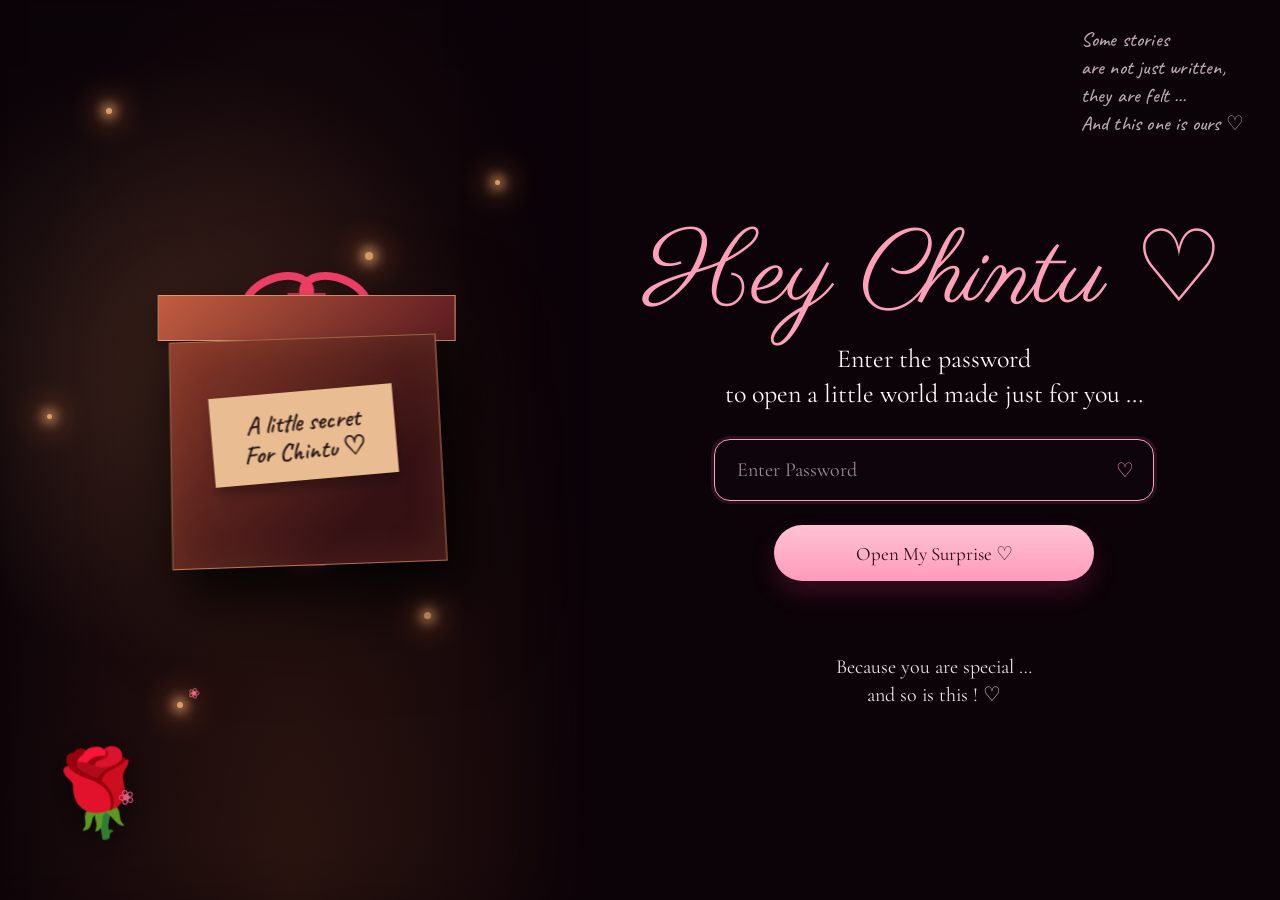
<file: girlfrnd/index.html>
<!doctype html>
<html lang="en">
  <head>
    <meta charset="UTF-8" />
    <meta name="viewport" content="width=device-width, initial-scale=1.0" />
    <meta name="theme-color" content="#0b0308" />
    <title>Enter the Memories</title>
    <link rel="preconnect" href="https://fonts.googleapis.com" />
    <link rel="preconnect" href="https://fonts.gstatic.com" crossorigin />
    <link href="https://fonts.googleapis.com/css2?family=Caveat:wght@500;600&family=Cormorant+Garamond:ital,wght@0,400;0,500;0,600;1,500;1,600&family=Montserrat:wght@400;500;600&family=Parisienne&display=swap" rel="stylesheet" />
    <link rel="stylesheet" href="styles.css" />
  </head>
  <body class="login-page">
    <section class="login-visual" aria-hidden="true">
      <span class="spark spark-1"></span>
      <span class="spark spark-2"></span>
      <span class="spark spark-3"></span>
      <span class="spark spark-4"></span>
      <span class="spark spark-5"></span>
      <span class="spark spark-6"></span>
      <span class="petal petal-one">❀</span>
      <span class="petal petal-two">❀</span>
      <span class="rose">🌹</span>
      <div class="gift-scene">
        <div class="gift-ribbon"></div>
        <div class="gift-lid"></div>
        <div class="gift-box"></div>
        <p class="gift-note">A little secret<br />For Chintu <em>♡</em></p>
      </div>
    </section>

    <main class="secret-card">
      <p class="corner-note">
        Some stories<br />
        are not just written,<br />
        they are felt …<br />
        And this one is ours ♡
      </p>
      <h1>Hey Chintu ♡</h1>
      <p class="instruction">
        Enter the password<br />
        to open a little world made just for you …
      </p>
      <form class="secret-form" id="secretForm">
        <label class="sr-only" for="secretPassword">Password</label>
        <div class="input-wrap">
          <input
            type="password"
            id="secretPassword"
            name="password"
            placeholder="Enter Password"
            autocomplete="off"
            autofocus
            required
          />
          <span class="input-heart">♡</span>
        </div>
        <button type="submit">Open My Surprise <span>♡</span></button>
      </form>
      <p class="error-message" id="errorMessage"></p>
      <p class="hint">Because you are special …<br />and so is this ! ♡</p>
    </main>
    <script src="script.js"></script>
  </body>
</html>
</file>
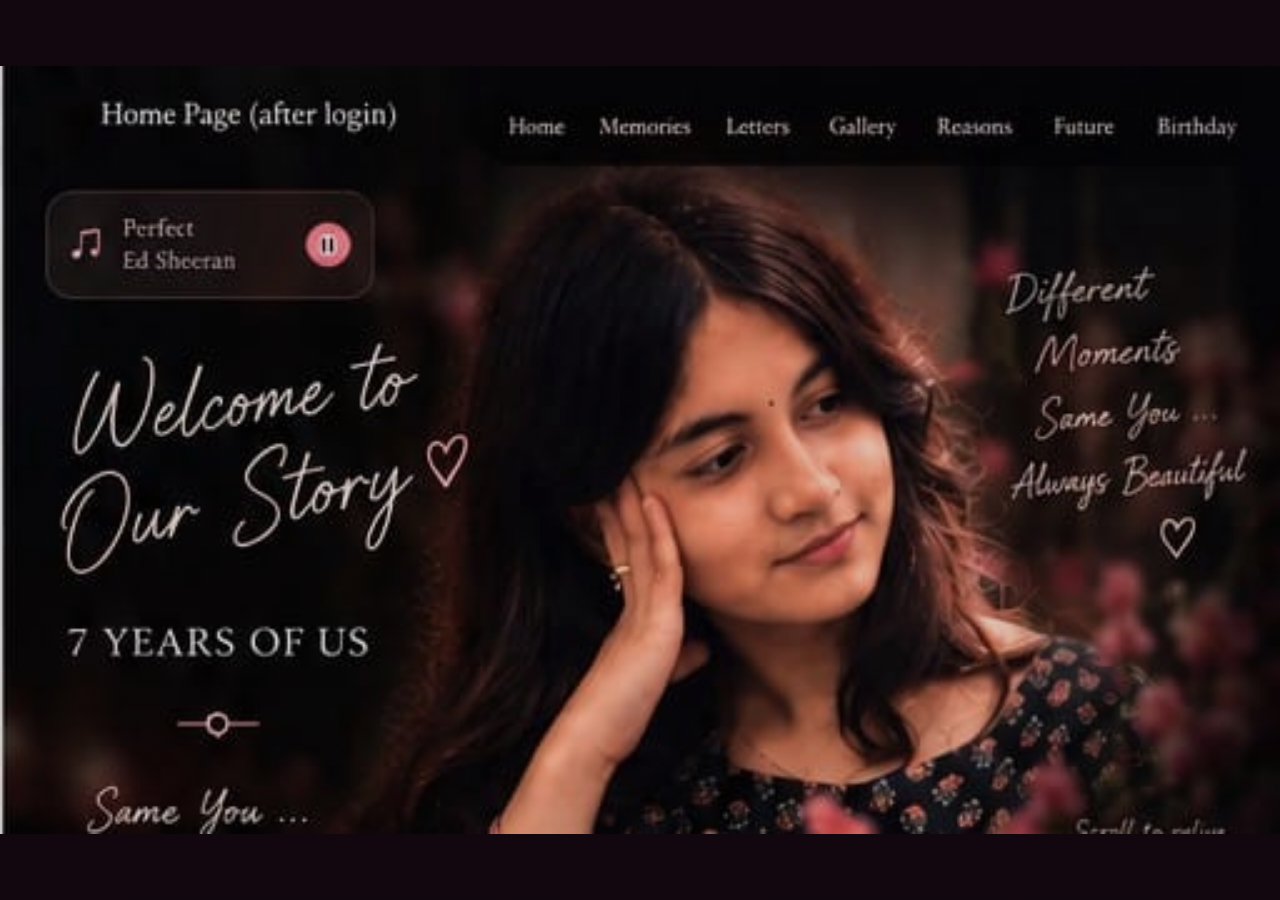
<file: girlfrnd/birthday.html>
<!doctype html>
<html lang="en">
  <head>
    <meta charset="UTF-8" />
    <meta name="viewport" content="width=device-width, initial-scale=1.0" />
    <meta name="theme-color" content="#12070f" />
    <title>Our Story</title>
    <link rel="preconnect" href="https://fonts.googleapis.com" />
    <link rel="preconnect" href="https://fonts.gstatic.com" crossorigin />
    <link href="https://fonts.googleapis.com/css2?family=Cormorant+Garamond:ital,wght@0,400;0,500;0,600;1,500;1,600&family=Montserrat:wght@400;500;600&family=Parisienne&display=swap" rel="stylesheet" />
    <link rel="stylesheet" href="story.css" />
  </head>
  <body>
    <main class="story" id="story" tabindex="0" aria-label="Our story. Use the next arrow to continue.">
      <div class="story-photo" id="storyPhoto"></div>
      <div class="story-wash"></div>
      <div class="story-topbar">
        <span id="sceneNumber">01</span>
        <span class="story-title">Our Story</span>
        <nav class="story-nav" aria-label="Story sections">
          <span>Home</span><span>Memories</span><span>Letters</span><span>Gallery</span><span>Reasons</span><span>Future</span><span>Birthday</span>
        </nav>
        <button class="sound-button" id="soundButton" type="button" aria-label="Toggle sound">♪</button>
      </div>
      <div class="music-card" aria-label="Now playing Perfect by Ed Sheeran">
        <span class="music-note">♫</span>
        <span><strong>Perfect</strong><small>Ed Sheeran</small></span>
        <button type="button" id="musicToggle" aria-label="Pause music">Ⅱ</button>
      </div>
      <section class="story-copy" id="storyCopy"></section>
      <div class="final-actions" id="finalActions" hidden>
        <button type="button" id="replayButton">Replay our story ♡</button>
        <button type="button" id="heartsButton">Click here</button>
      </div>
      <div class="heart-burst" id="heartBurst" aria-hidden="true"></div>
      <div class="progress" id="progress" aria-hidden="true"></div>
      <p class="tap-hint" id="tapHint">Tap the arrow to relive our story</p>
      <button class="next-button" id="nextButton" type="button" aria-label="Show next memory">→</button>
    </main>
    <script src="story.js"></script>
  </body>
</html>
</file>
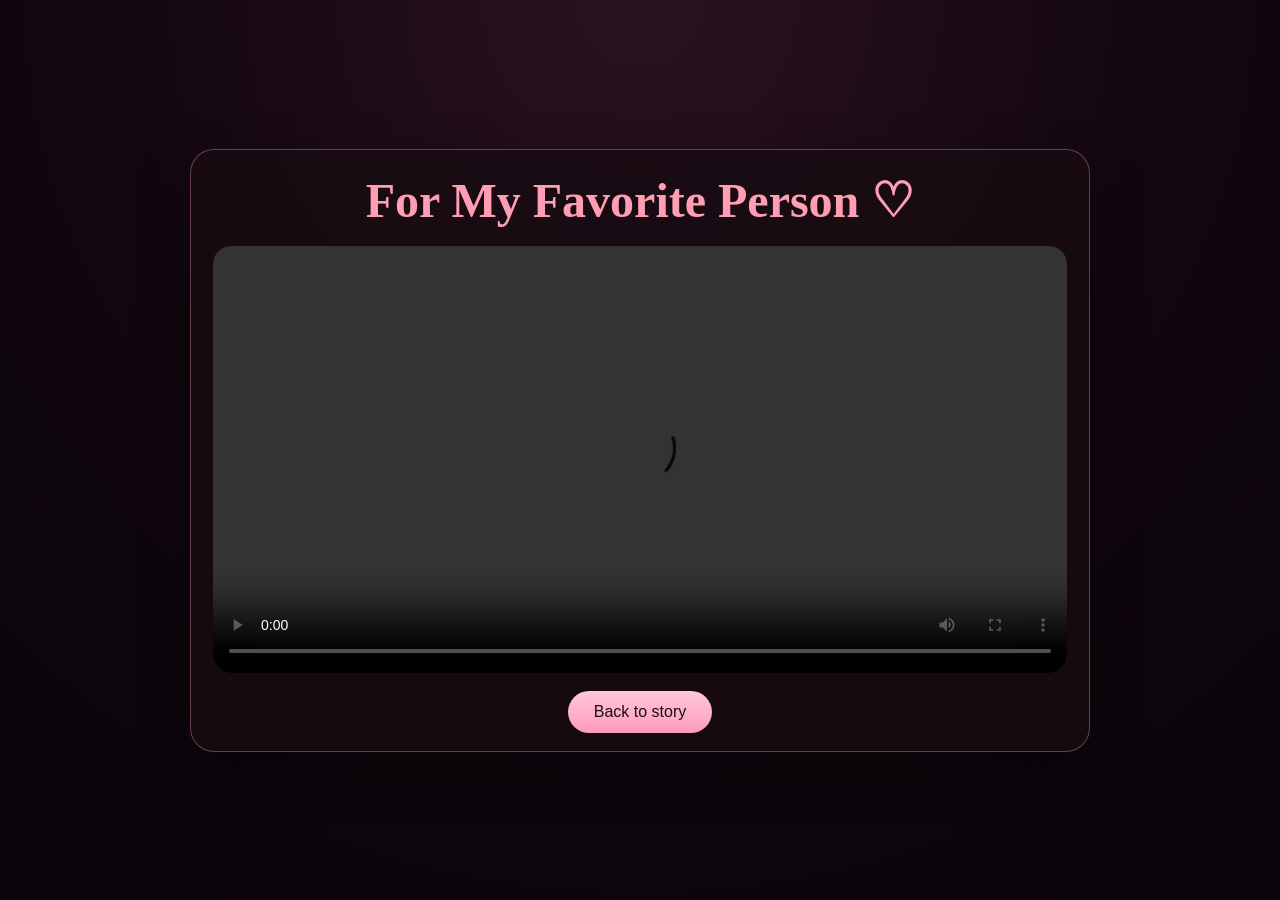
<file: girlfrnd/video.html>
<!doctype html>
<html lang="en">
  <head>
    <meta charset="UTF-8" />
    <meta name="viewport" content="width=device-width, initial-scale=1.0" />
    <title>Special Video</title>
    <style>
      :root {
        --bg: #12070f;
        --card: rgba(24, 12, 18, 0.8);
        --pink: #ff9eb3;
        --white: #fff5f7;
      }
      * { box-sizing: border-box; }
      html, body {
        margin: 0;
        width: 100%;
        min-height: 100%;
        background: radial-gradient(circle at top, #2b1221 0%, var(--bg) 48%, #09050a 100%);
        color: var(--white);
        font-family: "Georgia", serif;
      }
      body {
        display: grid;
        place-items: center;
        min-height: 100vh;
        padding: 24px;
      }
      .video-card {
        width: min(900px, 100%);
        padding: 22px 22px 18px;
        background: var(--card);
        border: 1px solid rgba(255, 158, 179, 0.35);
        border-radius: 24px;
        box-shadow: 0 18px 50px rgba(0, 0, 0, 0.35);
      }
      h1 {
        margin: 0 0 18px;
        text-align: center;
        color: var(--pink);
        font-size: clamp(28px, 4vw, 48px);
        font-weight: 600;
      }
      video {
        display: block;
        width: 100%;
        height: auto;
        max-height: 74vh;
        border-radius: 18px;
        background: #000;
      }
      .back-button {
        display: block;
        margin: 18px auto 0;
        padding: 12px 26px;
        color: #1a0d17;
        background: linear-gradient(180deg, #ffc7d8 0%, #ff9bbd 100%);
        border: none;
        border-radius: 999px;
        font-size: 16px;
        cursor: pointer;
      }
    </style>
  </head>
  <body>
    <div class="video-card">
      <h1>For My Favorite Person ♡</h1>
      <video id="specialVideo" controls autoplay playsinline>
        <source src="images/video.mp4" type="video/mp4" />
        Your browser does not support the video tag.
      </video>
      <button class="back-button" type="button" onclick="window.location.href='birthday.html?unlocked=1'">Back to story</button>
    </div>
    <script>
      const video = document.getElementById('specialVideo');
      if (video) {
        video.muted = false;
        video.volume = 1;
        video.play().catch(() => {});
      }
    </script>
  </body>
</html>
</file>
<file: girlfrnd/styles.css>
:root {
  --background: #0b0308;
  --panel: #130911;
  --pink: #ff9fba;
  --white: #fffafa;
  --muted: #ddc6ce;
  --rose: #f6a8bb;
  --gift: #8a3a2a;
  --ember: #ffb877;
}

* { box-sizing: border-box; }
html, body {
  margin: 0;
  width: 100%;
  min-height: 100%;
  background: var(--background);
}
body {
  color: var(--white);
  font-family: "Cormorant Garamond", Georgia, serif;
}
button, input { font: inherit; }

.login-page {
  min-height: 100vh;
  display: flex;
  background: var(--background);
}

/* ---------- left: glowing gift scene ---------- */

.login-visual {
  position: relative;
  flex: 1 1 46%;
  min-height: 100vh;
  overflow: hidden;
  background:
    radial-gradient(circle at 30% 40%, rgba(255, 170, 110, 0.16) 0%, transparent 45%),
    radial-gradient(ellipse at 50% 100%, #2a140f 0%, #1a0a0c 45%, #0b0308 80%);
  box-shadow: inset -60px 0 90px -40px #0b0308;
}

.spark {
  position: absolute;
  width: 10px;
  height: 10px;
  border-radius: 50%;
  background: var(--ember);
  box-shadow: 0 0 12px 4px rgba(255, 184, 119, 0.9), 0 0 30px 10px rgba(255, 140, 80, 0.4);
  opacity: 0.85;
}

.spark-1 { top: 12%; left: 18%; width: 6px; height: 6px; }
.spark-2 { top: 28%; left: 62%; width: 8px; height: 8px; }
.spark-3 { top: 46%; left: 8%; width: 5px; height: 5px; }
.spark-4 { top: 68%; left: 72%; width: 7px; height: 7px; }
.spark-5 { top: 78%; left: 30%; width: 6px; height: 6px; }
.spark-6 { top: 20%; left: 84%; width: 5px; height: 5px; }

.rose {
  position: absolute;
  left: 8%;
  bottom: 6%;
  font-size: clamp(48px, 7vw, 84px);
  filter: drop-shadow(0 10px 18px rgba(0, 0, 0, 0.6));
  transform: rotate(-8deg);
}

.petal {
  position: absolute;
  z-index: 2;
  color: #e0577c;
  filter: drop-shadow(0 3px 5px rgba(0, 0, 0, 0.4));
}

.petal-one { left: 20%; bottom: 10%; font-size: 20px; transform: rotate(-20deg); }
.petal-two { left: 32%; bottom: 22%; font-size: 14px; color: #f16c7b; transform: rotate(18deg); }

.gift-scene {
  position: absolute;
  top: 50%;
  left: 52%;
  width: min(46%, 300px);
  aspect-ratio: 19 / 16;
  transform: translate(-50%, -50%);
  filter: drop-shadow(0 25px 40px rgba(0, 0, 0, 0.65));
}

.gift-box {
  position: absolute;
  inset: 0;
  width: 100%;
  height: 100%;
  background: linear-gradient(135deg, var(--gift), #351114 74%);
  border: 1px solid rgba(255, 185, 119, 0.5);
  box-shadow: 18px 23px 35px rgba(0, 0, 0, 0.55), inset 0 0 40px rgba(255, 150, 90, 0.12);
  transform: perspective(500px) rotateX(4deg) rotateZ(-2deg);
}

.gift-lid {
  position: absolute;
  top: -18%;
  left: -5%;
  width: 110%;
  height: 20%;
  background: linear-gradient(135deg, #c25d41, #5b1b20);
  border: 1px solid rgba(255, 199, 134, 0.6);
  box-shadow: 0 6px 11px rgba(0, 0, 0, 0.3);
}

.gift-ribbon {
  position: absolute;
  top: -19%;
  left: 43%;
  width: 14%;
  height: 120%;
  background: rgba(255, 73, 126, 0.65);
  box-shadow: 0 0 16px rgba(255, 54, 99, 0.25);
}

.gift-ribbon::before,
.gift-ribbon::after {
  content: "";
  position: absolute;
  top: -19px;
  width: 60px;
  height: 34px;
  border: 8px solid #ec3d65;
  border-radius: 50% 50% 8px 50%;
}

.gift-ribbon::before {
  right: -48px;
  transform: rotate(21deg);
}

.gift-ribbon::after {
  left: -48px;
  transform: scaleX(-1) rotate(21deg);
}

.gift-note {
  position: absolute;
  z-index: 2;
  top: 24%;
  left: 15%;
  width: 68%;
  margin: 0;
  padding: 16px 10px 14px;
  color: #281416;
  background: #e9bd91;
  box-shadow: 2px 8px 11px rgba(0, 0, 0, 0.3);
  font-family: Caveat, cursive;
  font-weight: 600;
  font-size: clamp(18px, 2vw, 30px);
  line-height: 1.15;
  text-align: center;
  transform: rotate(-5deg);
}

.gift-note em {
  font-style: normal;
}

/* ---------- right: password prompt ---------- */

.secret-card {
  position: relative;
  flex: 1 1 54%;
  display: flex;
  flex-direction: column;
  align-items: center;
  justify-content: center;
  text-align: center;
  background: var(--background);
  padding: 86px 32px 44px;
  overflow: hidden;
}

.corner-note {
  position: absolute;
  top: 26px;
  right: 36px;
  margin: 0;
  max-width: 230px;
  color: var(--muted);
  font-family: Caveat, cursive;
  font-weight: 500;
  font-size: clamp(15px, 1.6vw, 20px);
  line-height: 1.4;
  letter-spacing: 0.01em;
  text-align: left;
  opacity: 0.85;
}

.story-note {
  width: min(320px, 100%);
  margin: 0 0 14px;
  color: #d9b5c0;
  font-family: Parisienne, cursive;
  font-size: clamp(20px, 2vw, 30px);
  line-height: 1.2;
  text-align: center;
}

h1 {
  margin: 0 0 18px;
  color: var(--pink);
  font-family: Parisienne, cursive;
  font-size: clamp(58px, 8vw, 100px);
  line-height: 0.9;
  font-weight: 400;
}

.instruction {
  margin: 0 0 28px;
  color: var(--white);
  font-size: clamp(18px, 2.2vw, 26px);
  line-height: 1.35;
}

.secret-form {
  width: min(100%, 440px);
  display: grid;
  gap: 18px;
}

.input-wrap {
  position: relative;
  width: 100%;
}

input {
  width: 100%;
  height: 62px;
  padding: 0 46px 0 22px;
  color: var(--white);
  background: rgba(16, 8, 14, 0.5);
  border: 1px solid rgba(255, 159, 186, 0.55);
  border-radius: 16px;
  outline: 0;
  font-size: 20px;
  font-family: "Cormorant Garamond", Georgia, serif;
}

.input-heart {
  position: absolute;
  top: 50%;
  right: 20px;
  transform: translateY(-50%);
  color: var(--pink);
  font-size: 20px;
  pointer-events: none;
}

input::placeholder {
  color: #9c8992;
  opacity: 1;
}

input:focus {
  border-color: var(--pink);
  box-shadow: 0 0 0 3px rgba(255, 109, 159, 0.12);
}

button {
  width: min(100%, 320px);
  height: 56px;
  margin: 6px auto 0;
  color: #250d18;
  background: linear-gradient(180deg, #ffc2d3 0%, #ff9bbc 100%);
  border: 0;
  border-radius: 35px;
  box-shadow: 0 12px 24px rgba(235, 56, 122, 0.2);
  cursor: pointer;
  font-size: 19px;
  font-family: "Cormorant Garamond", Georgia, serif;
  transition: transform 0.2s ease, filter 0.2s ease;
}

button:hover {
  filter: brightness(1.08);
  transform: translateY(-1px);
}

.hint {
  margin: 30px 0 0;
  color: var(--white);
  font-size: clamp(16px, 1.6vw, 20px);
  line-height: 1.4;
  opacity: 0.9;
}

.error-message {
  min-height: 20px;
  margin-top: 10px;
  color: var(--pink);
  font-family: Montserrat, sans-serif;
  font-size: 12px;
}

.sr-only {
  position: absolute;
  width: 1px;
  height: 1px;
  padding: 0;
  margin: -1px;
  overflow: hidden;
  clip: rect(0, 0, 0, 0);
  white-space: nowrap;
  border: 0;
}

@media (max-width: 860px) {
  .login-page {
    flex-direction: column;
  }

  .login-visual {
    flex: 0 0 260px;
    min-height: 260px;
  }

  .secret-card {
    flex: 1 1 auto;
    padding: 56px 20px 40px;
  }

  .corner-note {
    top: 16px;
    right: 20px;
    max-width: 170px;
    font-size: 14px;
  }
}

@media (max-width: 480px) {
  .login-visual {
    flex: 0 0 190px;
    min-height: 190px;
  }

  .gift-scene {
    width: 60%;
  }

  .rose {
    font-size: 44px;
    left: 6%;
    bottom: 4%;
  }

  .corner-note {
    font-size: 12px;
    max-width: 140px;
  }

  h1 {
    font-size: 52px;
  }

  .instruction {
    font-size: 17px;
  }

  input {
    height: 52px;
    font-size: 17px;
  }

  button {
    height: 50px;
    font-size: 17px;
  }

  .hint {
    font-size: 15px;
  }
}
</file>
<file: girlfrnd/story.css>
:root {
  --paper: #fff3e9;
  --soft: #f4c3bd;
  --pink: #ff9eb3;
  --line: rgba(255, 243, 233, .62);
}
* { box-sizing: border-box; }
html, body { width: 100%; height: 100%; margin: 0; }
body { overflow: hidden; color: var(--paper); background: #12070f; font-family: "Cormorant Garamond", Georgia, serif; }
button { font: inherit; }
.story { position: relative; width: 100%; height: 100svh; min-height: 100vh; min-width: 320px; overflow: hidden; outline: none; background: #12070f; cursor: pointer; }
.story-photo { position: absolute; inset: 0; width: 100%; height: 100%; border: 0; border-radius: 0; background-position: center center; background-size: contain; background-repeat: no-repeat; background-color: #12070f; box-shadow: none; transform: none; transition: background-image .8s ease, opacity .55s ease, transform .3s ease; }
.story-photo.is-changing { opacity: .35; transform: scale(1); }
.story:hover .story-photo { transform: none; }
.story.is-final .story-photo { background-position: center center; background-size: contain; }
.story-wash { position: absolute; inset: 0; background: linear-gradient(90deg, rgba(13,5,10,.16), rgba(13,5,10,.1) 52%, rgba(13,5,10,.16)); pointer-events: none; }
.story.is-final .story-wash { background: linear-gradient(180deg, rgba(15, 6, 11, .18), rgba(15, 6, 11, .18)); }
.story-topbar, .music-card, .story-copy, .progress, .tap-hint, .next-button { display: none !important; }
.heart-burst { position: absolute; inset: 0; z-index: 4; display: block; pointer-events: none; overflow: hidden; }
.heart-burst .floating-heart { position: absolute; bottom: 12%; color: rgba(255, 166, 186, 0.95); font-size: 24px; animation: float-heart 2.6s ease-out forwards; text-shadow: 0 0 14px rgba(255, 166, 186, 0.7); }
@keyframes float-heart {
  0% { opacity: 0; transform: translate3d(0, 0, 0) scale(.5) rotate(0deg); }
  10% { opacity: 1; }
  100% { opacity: 0; transform: translate3d(var(--heart-drift), -160px, 0) scale(1.3) rotate(16deg); }
}
.final-actions { position: absolute; z-index: 3; top: 18px; right: 18px; display: none; gap: 10px; align-items: center; justify-content: flex-end; }
.final-actions:not([hidden]) { display: flex; }
.final-actions button { min-width: 150px; height: 38px; padding: 0 14px; color: #fff7f3; background: rgba(185, 92, 104, .95); border: 1px solid rgba(255, 243, 233, .35); border-radius: 18px; cursor: pointer; font-family: Georgia, serif; font-size: 13px; box-shadow: 0 8px 18px rgba(0, 0, 0, .18); }
.final-actions button + button { background: rgba(31, 19, 28, .84); }
@media (max-width: 700px) {
  .story-photo { background-size: contain; }
  .story-photo.is-changing { transform: scale(1); }
  .story:hover .story-photo { transform: none; }
  .final-actions { top: 12px; right: 12px; gap: 8px; }
  .final-actions button { min-width: 120px; height: 34px; padding: 0 10px; font-size: 11px; }
  .story-topbar, .music-card, .story-copy, .progress, .tap-hint, .next-button, .heart-burst { display: none !important; }
}
@media (prefers-reduced-motion: reduce) { *, *::before, *::after { animation-duration: .01ms !important; transition-duration: .01ms !important; } }
</file>
